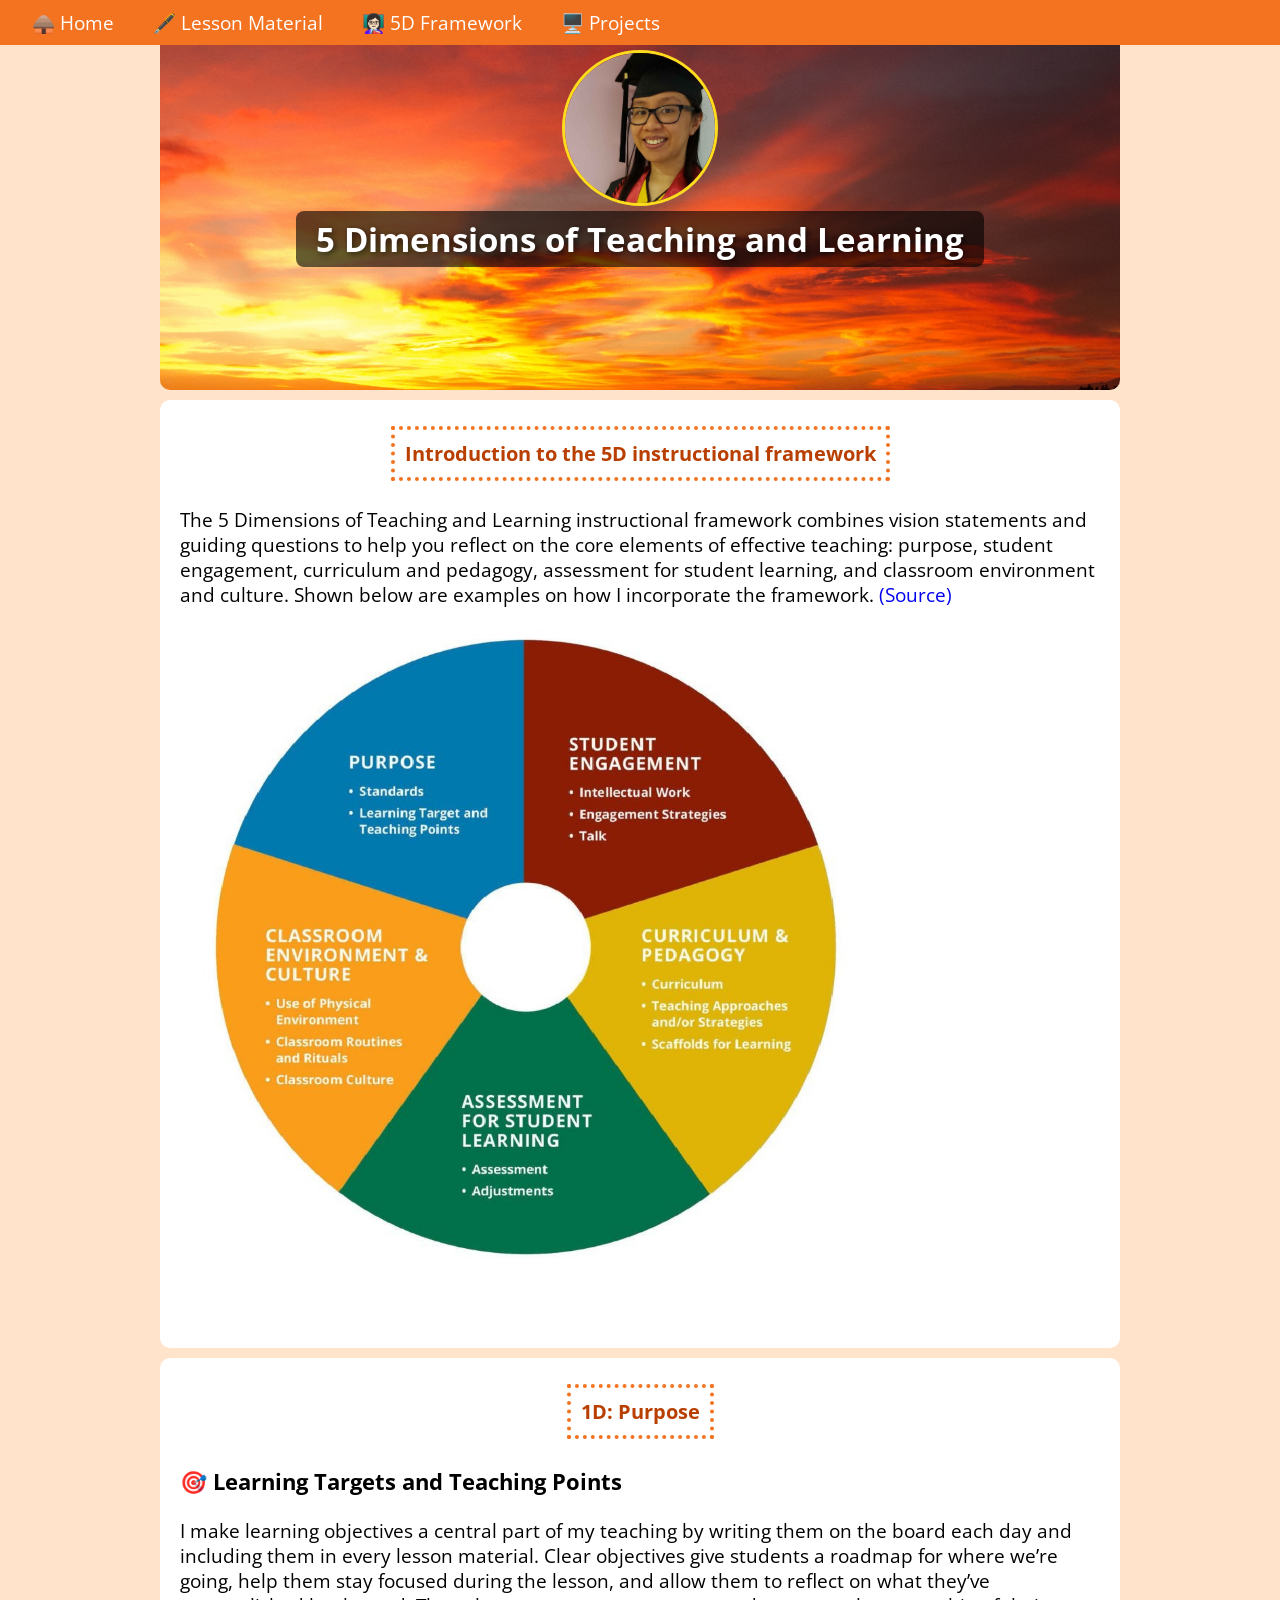
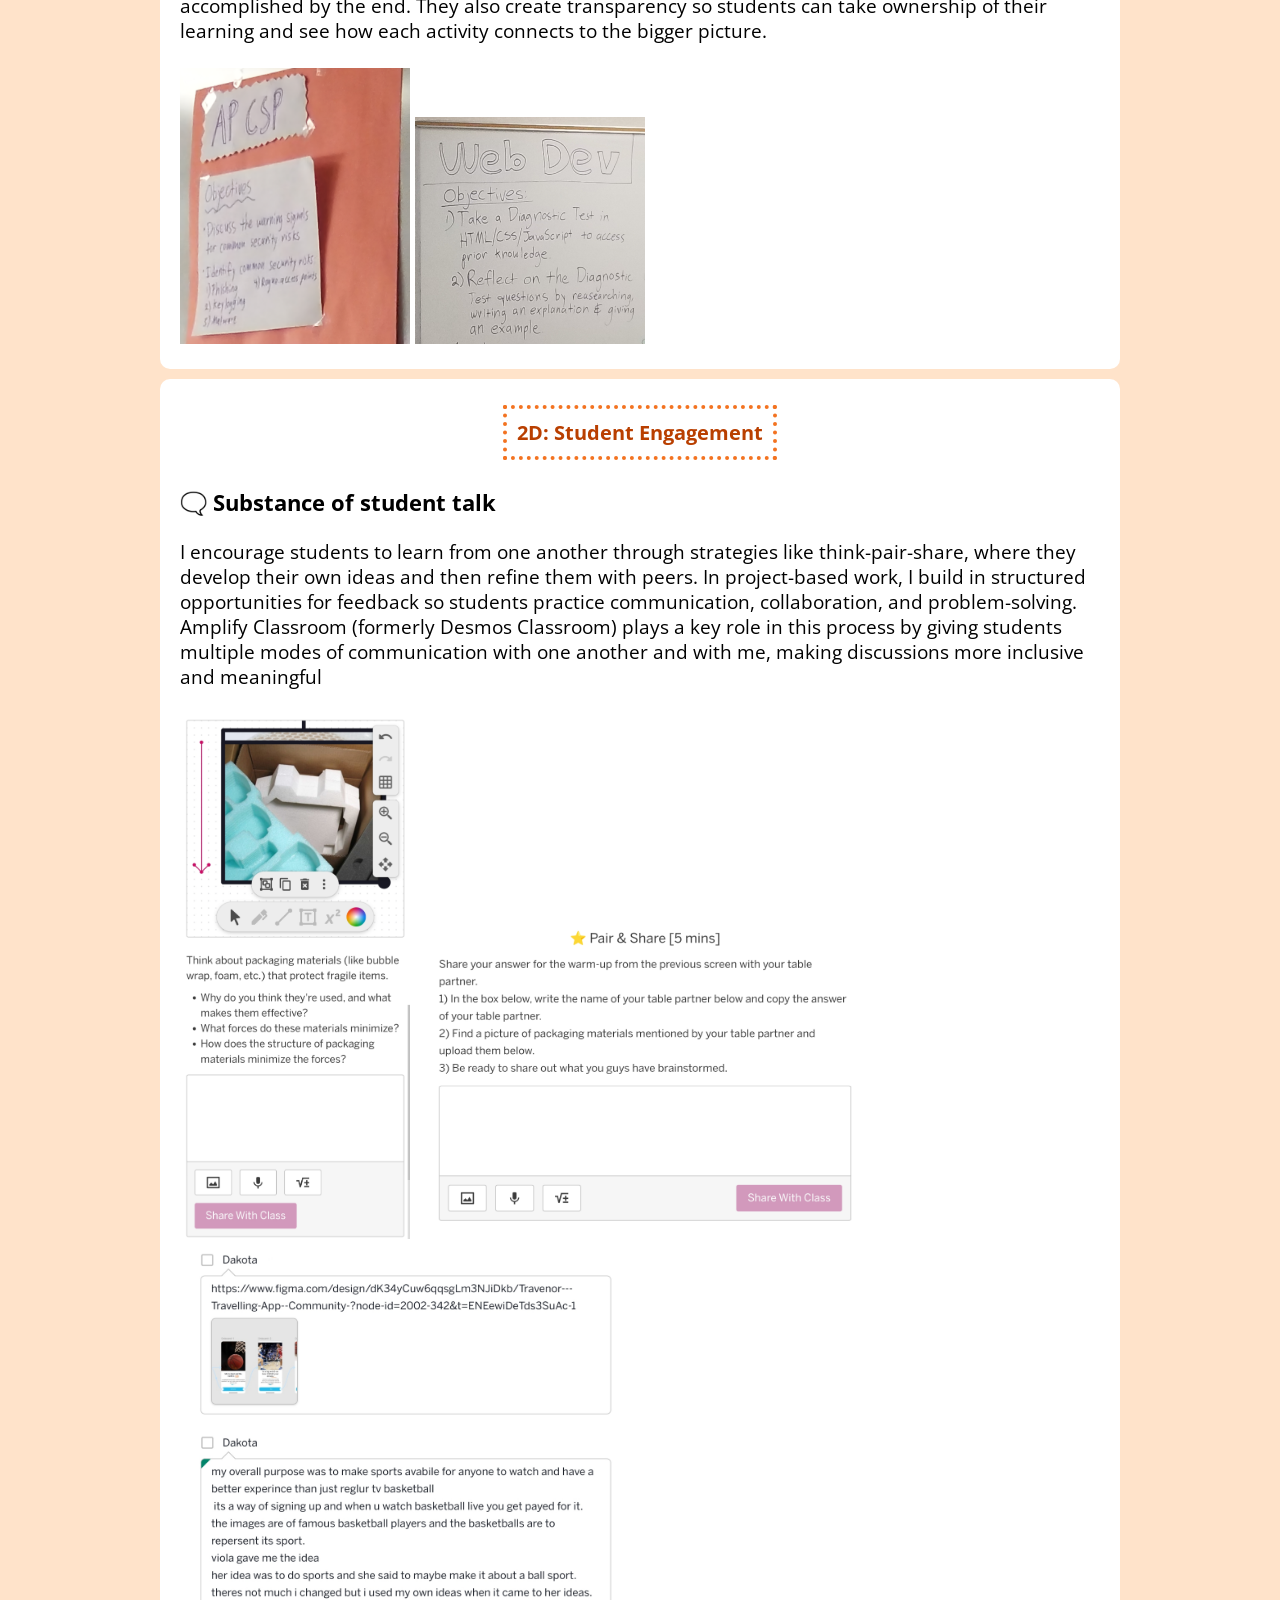
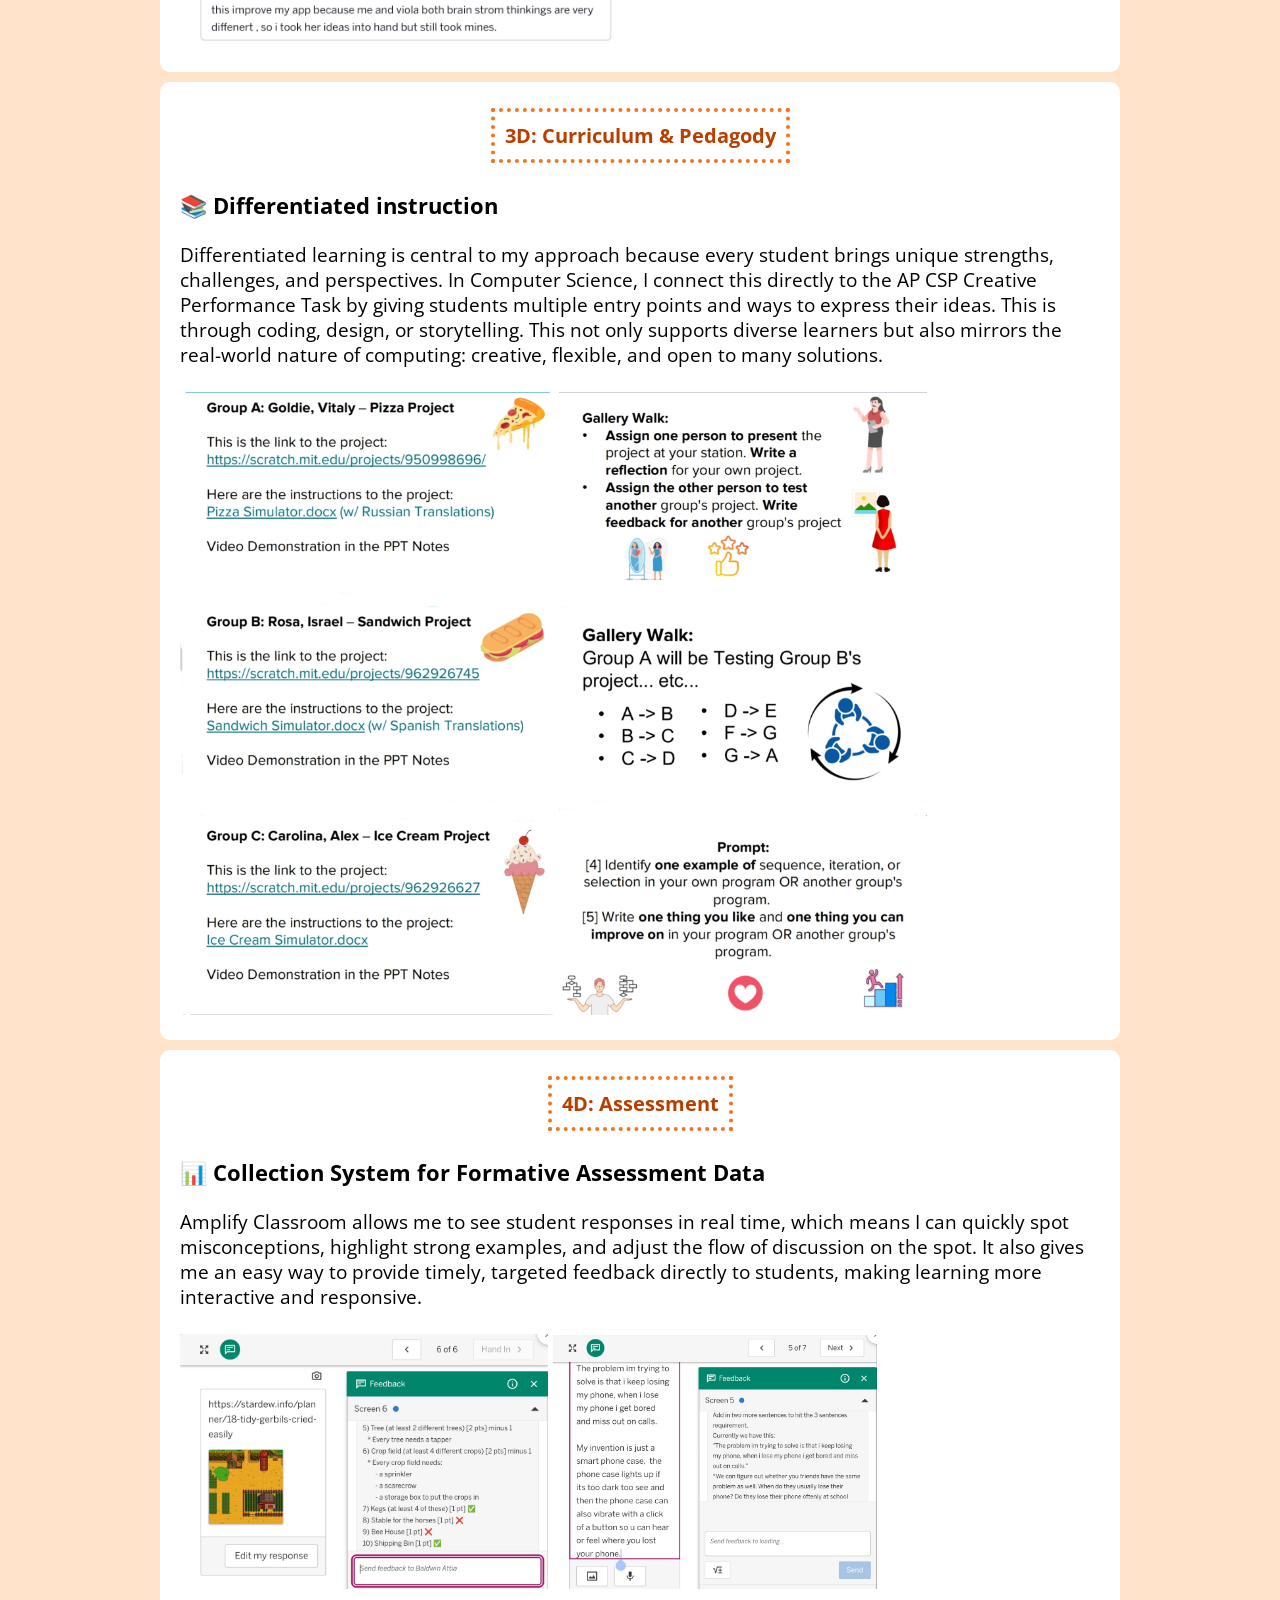
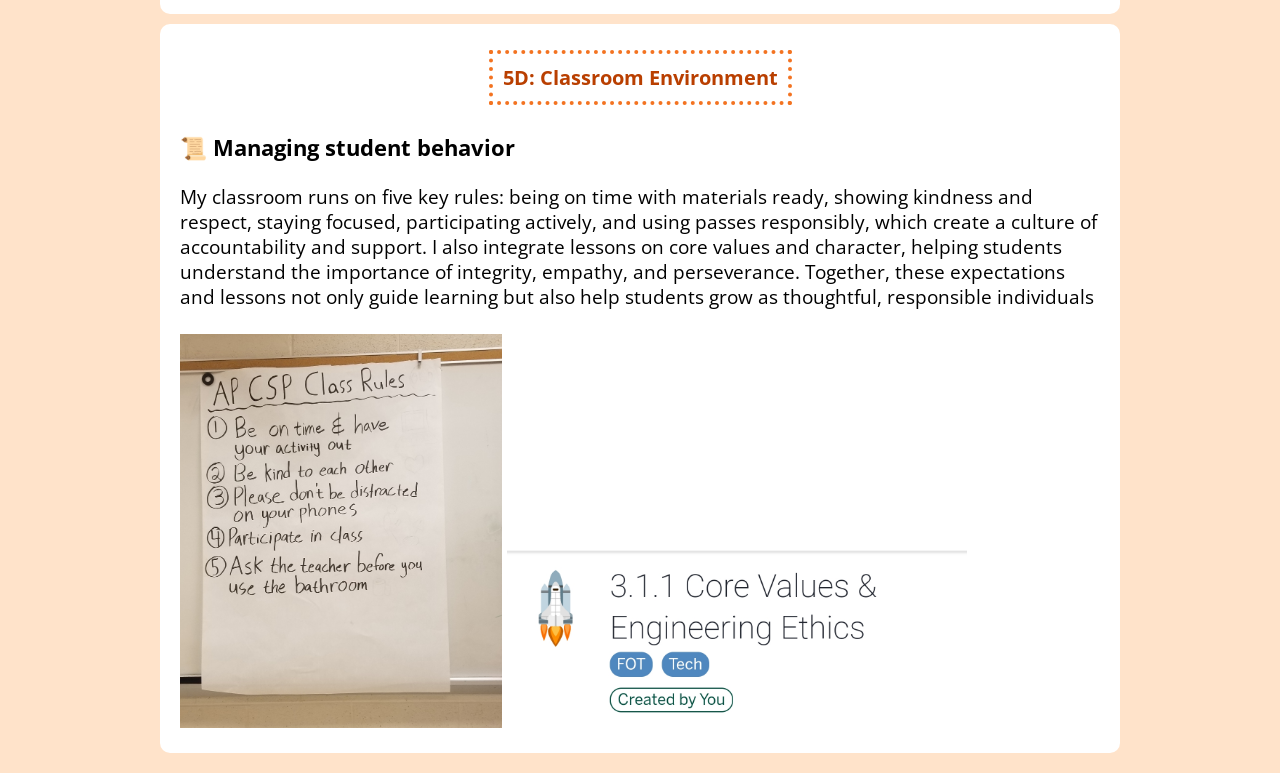
<file: 5D-framework.html>
<!doctype html>
<html>
  <head>
    <meta name="viewport" content="width=device-width, initial-scale=1.0" />
    <link rel="icon" href="favicon.ico">
    
    <title>Portfolio</title>
    <link href="https://fonts.googleapis.com/css?family=Handlee" rel="stylesheet" />
    <link rel="stylesheet" href="style.css" />
    <link rel="preconnect" href="https://fonts.googleapis.com">
    <link rel="preconnect" href="https://fonts.gstatic.com" crossorigin>
    <link
        href="https://fonts.googleapis.com/css2?family=Merriweather:wght@400;700&family=Open+Sans:wght@400;700&display=swap"
        rel="stylesheet">
  </head>

  <body>
    <nav class="navbar">
      <button class="nav-toggle" onclick="toggleMenu()">☰</button>
      <div class="nav-links">
        <button class="nav-close" onclick="toggleMenu()">✖</button>
        <a href="index.html">🛖 Home</a>
        <a href="materials.html">🖋️ Lesson Material</a>
        <a href="5D-framework.html">👩🏻‍🏫 5D Framework</a>
        <a href="projects.html">🖥️ Projects</a>
      </div>
    </nav>

    <main>
      <header id="header" class="section">
        <img
          alt=""
          class="img-circle"
          src="profile.jpg"
          onerror="this.style.display='none'"
        />
        <br />
        <p>5 Dimensions of Teaching and Learning</p>
      </header>

      <section class="section">
        <h1><span>Introduction to the 5D instructional framework</span></h1>

        <p>
          The 5 Dimensions of Teaching and Learning instructional framework
          combines vision statements and guiding questions to help you reflect
          on the core elements of effective teaching: purpose, student
          engagement, curriculum and pedagogy, assessment for student learning,
          and classroom environment and culture. Shown below are examples on how
          I incorporate the framework.
          <a
            href="https://k-12leadership.org/tools/5-dimensions-of-teaching-and-learning/"
            target="_blank"
            >(Source)</a
          >
        </p>

        <div class="image-container">
          <img
            src="5D-framework.jpg"
            alt="5D Framework"
            onerror="this.src='https://k-12leadership.org/wp-content/uploads/2021/03/5D-framework-just-visual-999x1024.jpg'"
            style="width: 75%; height: auto"
          />
        </div>

        <h3></h3>
        <p></p>
      </section>

      <section class="section">
        <h1><span>1D: Purpose</span></h1>
        <h3>🎯 Learning Targets and Teaching Points</h3>
        <p>
          I make learning objectives a central part of my teaching by writing
          them on the board each day and including them in every lesson
          material. Clear objectives give students a roadmap for where we’re
          going, help them stay focused during the lesson, and allow them to
          reflect on what they’ve accomplished by the end. They also create
          transparency so students can take ownership of their learning and see
          how each activity connects to the bigger picture.
        </p>
        <br />

        <img
          src="apcsp-obj.png"
          class="image-with-border"
          style="width: 25%; height: auto"
        />
        <img
          src="web-obj.jpg"
          class="image-with-border"
          style="width: 25%; height: auto"
        />
      </section>

      <section class="section">
        <h1><span>2D: Student Engagement</span></h1>
        <h3>🗨️ Substance of student talk</h3>
        <p>I encourage students to learn from one another through strategies like think-pair-share, where they develop their own ideas and then refine them with peers. In project-based work, I build in structured opportunities for feedback so students practice communication, collaboration, and problem-solving. Amplify Classroom (formerly Desmos Classroom) plays a key role in this process by giving students multiple modes of communication with one another and with me, making discussions more inclusive and meaningful</p>
        <br />

        <img
          src="warmup.jpg"
          class="image-with-border"
          style="width: 25%; height: auto"
        />
        <img
          src="pair-share.jpg"
          class="image-with-border"
          style="width: 50%; height: auto"
        />
        <img
          src="figma.jpg"
          class="image-with-border"
          style="width: 50%; height: auto"
        />
        
        <img
          src="student-student.jpg"
          class="image-with-border"
          style="width: 50%; height: auto"
        />
        
      </section>
      <section class="section">
        <h1><span>3D: Curriculum & Pedagody</span></h1>
        <h3>📚 Differentiated instruction</h3>
        <p>Differentiated learning is central to my approach because every student brings unique strengths, challenges, and perspectives. In Computer Science, I connect this directly to the AP CSP Creative Performance Task by giving students multiple entry points and ways to express their ideas. This is through coding, design, or storytelling. This not only supports diverse learners but also mirrors the real-world nature of computing: creative, flexible, and open to many solutions.</p>
        <br />

        <img
          src="choose-proj.jpg"
          class="image-with-border"
          style="width: 40.7%; height: auto"
        />
        <img
          src="gallery-walk.jpg"
          class="image-with-border"
          style="width: 40%; height: auto"
        />
      </section>
      <section class="section">
        <h1><span>4D: Assessment</span></h1>
        <h3>📊 Collection System for Formative Assessment Data</h3>
        <p>Amplify Classroom allows me to see student responses in real time, which means I can quickly spot misconceptions, highlight strong examples, and adjust the flow of discussion on the spot. It also gives me an easy way to provide timely, targeted feedback directly to students, making learning more interactive and responsive.</p>
        <br />

        <img
          src="stardew.jpg"
          class="image-with-border"
          style="width: 40%; height: auto"
        />
        <img
          src="inventor.jpg"
          class="image-with-border"
          style="width: 35.2%; height: auto"
        />
      </section>
      <section class="section">
        <h1><span>5D: Classroom Environment</span></h1>
        <h3>📜 Managing student behavior</h3>
        <p>My classroom runs on five key rules: being on time with materials ready, showing kindness and respect, staying focused, participating actively, and using passes responsibly, which create a culture of accountability and support. I also integrate lessons on core values and character, helping students understand the importance of integrity, empathy, and perseverance. Together, these expectations and lessons not only guide learning but also help students grow as thoughtful, responsible individuals</p>
        <br />

        <img
          src="rules.jpg"
          class="image-with-border"
          style="width: 35%; height: auto"
        />
        <img
          src="core.jpg"
          class="image-with-border"
          style="width: 50%; height: auto"
        />
      </section>
    </main>
    <script src="main.js"></script>
  </body>
</html>
</file>
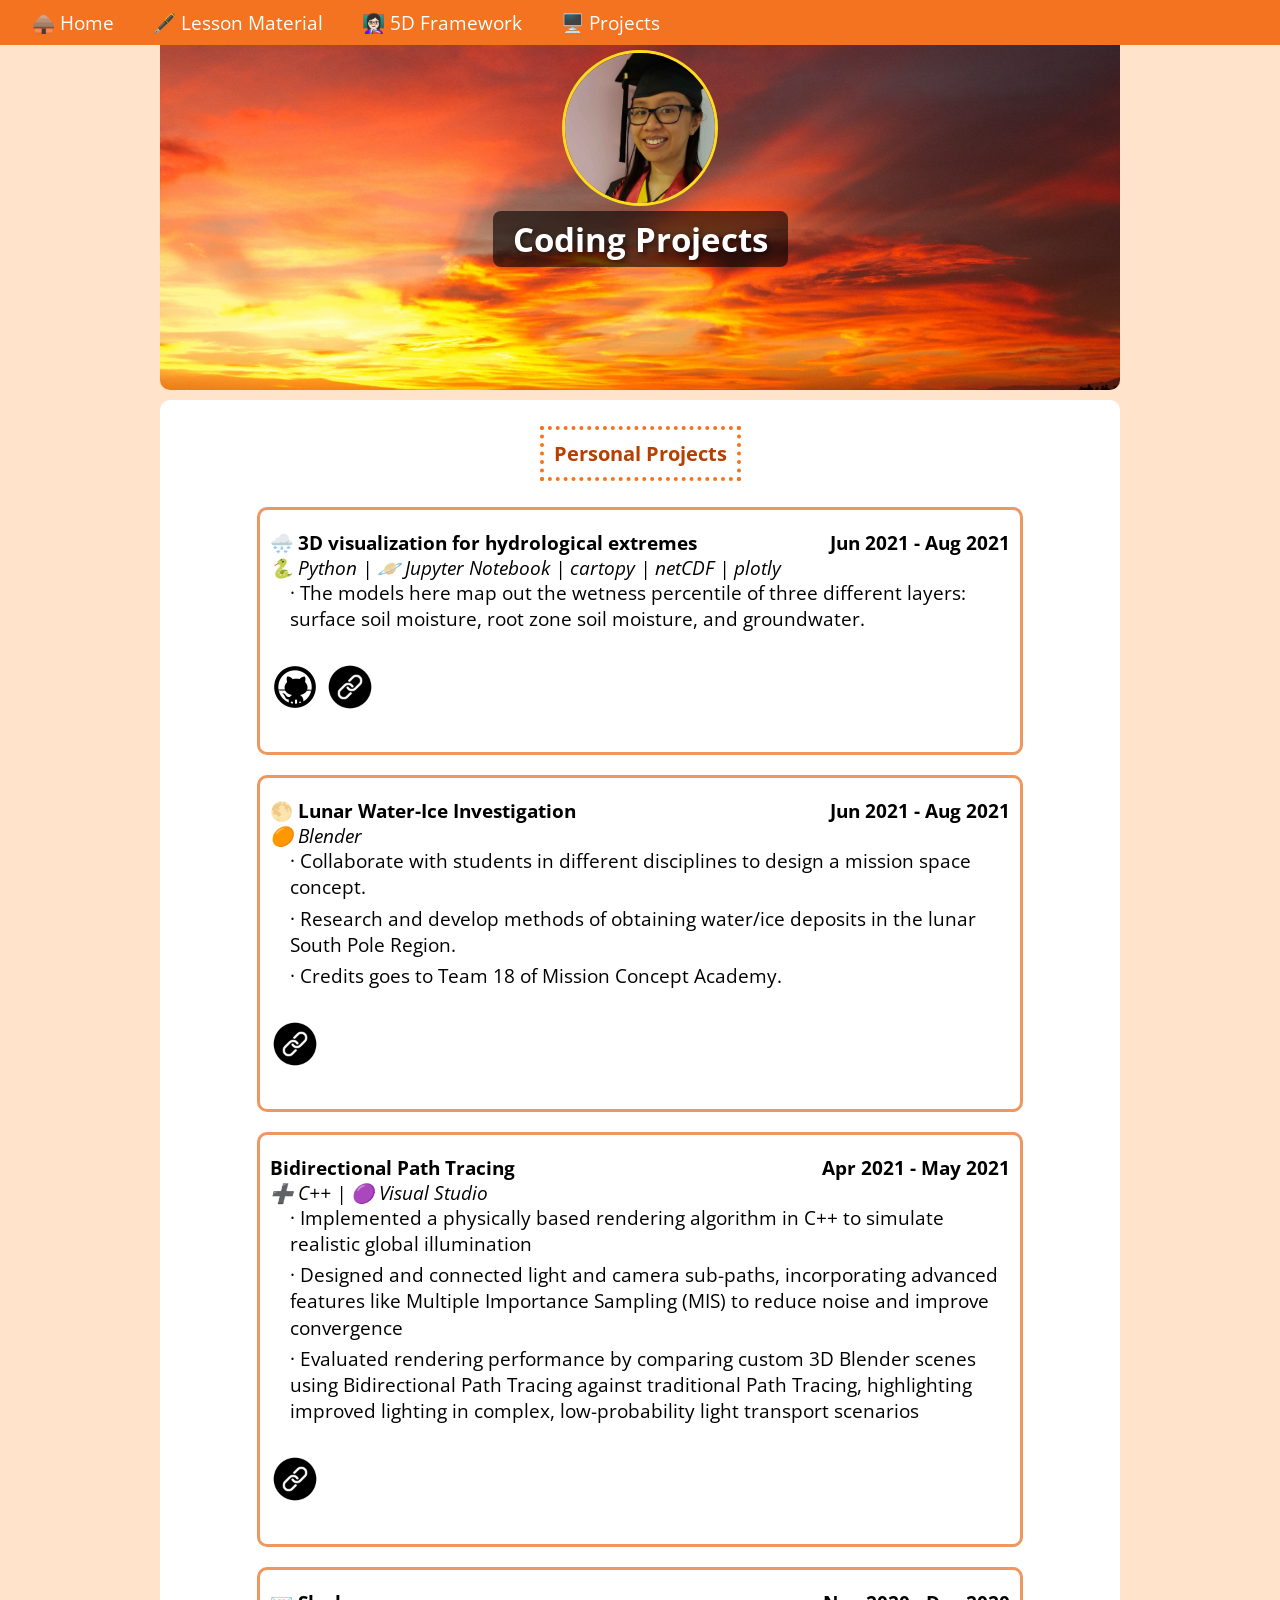
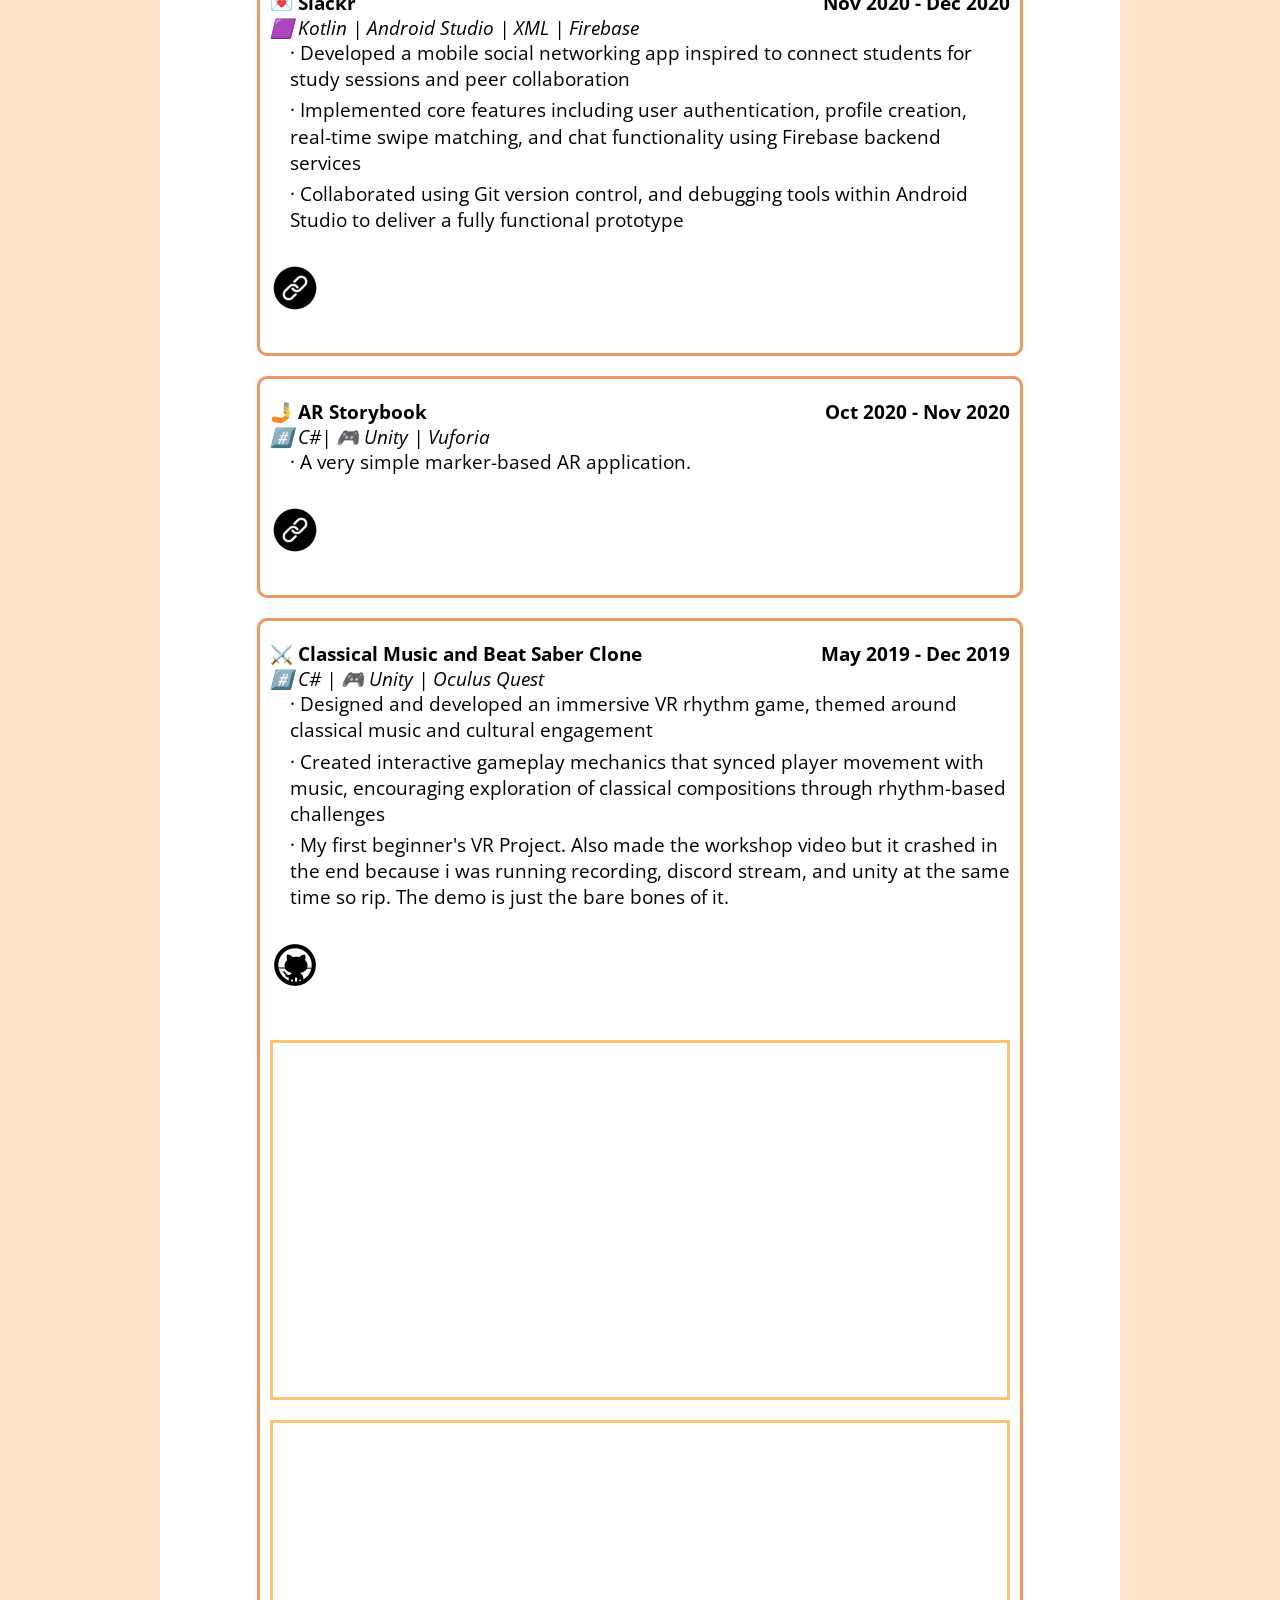
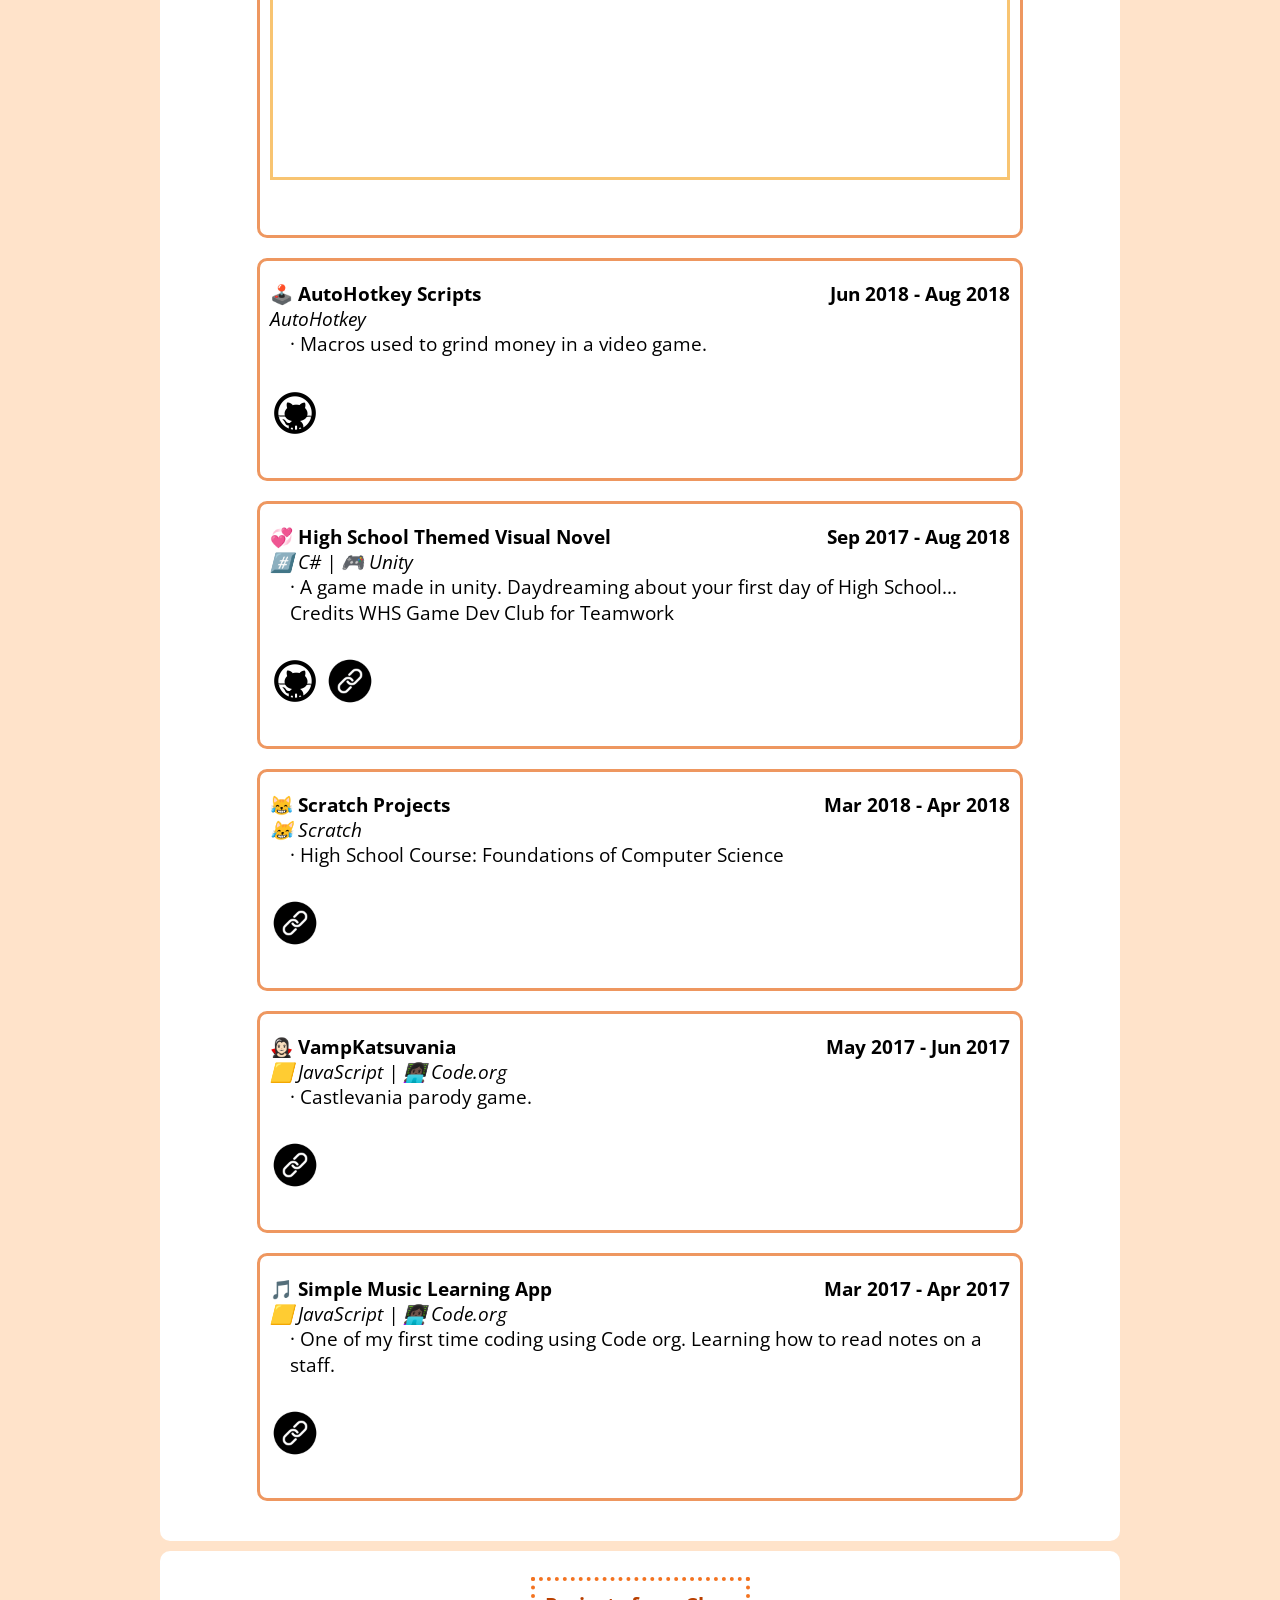
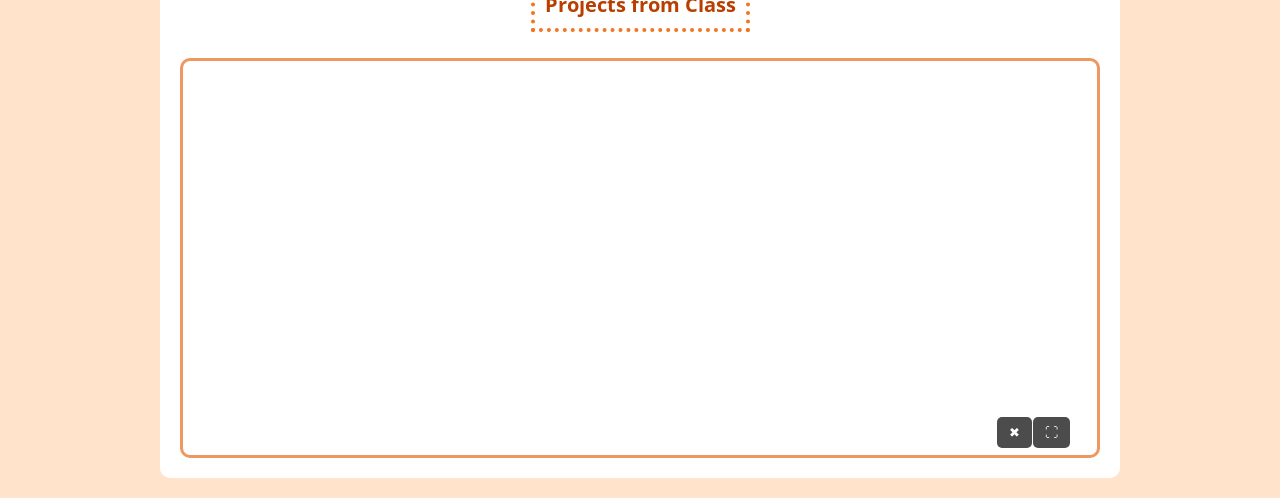
<file: projects.html>
<!DOCTYPE html>
<html>

<head>
    <meta name="viewport" content="width=device-width, initial-scale=1.0" />
    <link rel="icon" href="favicon.ico">

    <title>Portfolio</title>
    <link href="https://fonts.googleapis.com/css?family=Handlee" rel="stylesheet" />
    <link rel="stylesheet" href="style.css" />
    <link rel="preconnect" href="https://fonts.googleapis.com">
    <link rel="preconnect" href="https://fonts.gstatic.com" crossorigin>
    <link
        href="https://fonts.googleapis.com/css2?family=Merriweather:wght@400;700&family=Open+Sans:wght@400;700&display=swap"
        rel="stylesheet">
</head>

<body>
    <div class="navbar">
        <button class="nav-toggle" onclick="toggleMenu()">☰</button>
        <div class="nav-links">
            <button class="nav-close" onclick="toggleMenu()">✖</button>
            <a href="index.html">🛖 Home</a>
            <a href="materials.html">🖋️ Lesson Material</a>
            <a href="5D-framework.html">👩🏻‍🏫 5D Framework</a>
            <a href="projects.html">🖥️ Projects</a>
        </div>
    </div>

    <div id="header" class="section">
        <img alt="" class="img-circle" src="profile.jpg" onerror="this.style.display='none'">
        <br>
        <p>
            Coding Projects
        </p>
    </div>
    <div class="section">
        <h1><span>Personal Projects</span></h1>

        <dl>
            <div class="project-box">
                <dt>
                    <div style="display: flex; justify-content: space-between; position: relative; z-index: 2;">
                        <strong>🌨️ 3D visualization for hydrological extremes</strong>
                        <strong>Jun 2021 - Aug 2021</strong>
                    </div>
                    <div style="display: flex; justify-content: space-between; position: relative; z-index: 2;">
                        <i>🐍 Python | 🪐 Jupyter Notebook | cartopy | netCDF | plotly</i>
                    </div>
                </dt>
                <dd style="position: relative; z-index: 2;">
                    · The models here map out the wetness percentile of three different layers: surface soil moisture, root
                    zone soil moisture, and groundwater.
                </dd>
                <br>
                <a href="https://github.com/PurePureMilk/Map-Visual" style="position: relative; z-index: 2;">
                    <img alt="🐱" src="github.png" width="50" height="50" onerror="this.src=
        'https://www.iconsdb.com/icons/preview/purple/github-9-xxl.png'
    " />
                </a>
                <a href="https://purepuremilk.github.io/Map-Visual/" style="position: relative; z-index: 2;">
                    <img alt="🔗" src="link.png" width="50" height="50" onerror="this.src=
        'https://upload.wikimedia.org/wikipedia/commons/5/56/Chain_link_icon_slanted.png'
    " />
                </a>
                <br><br>
            </div>

            <div class="project-box">
                <dt>
                    <div style="display: flex; justify-content: space-between">
                        <strong>🌕 Lunar Water-Ice Investigation</strong>
                        <strong>Jun 2021 - Aug 2021</strong>
                    </div>
                    <div style="display: flex; justify-content: space-between">
                        <i>🟠 Blender</i>
                    </div>
                </dt>
                <dd>· Collaborate with students in different disciplines to design a mission space concept.</dd>
                <dd>· Research and develop methods of obtaining water/ice deposits in the lunar South Pole Region.</dd>
                <dd>· Credits goes to Team 18 of Mission Concept Academy.</dd>
                <br>
                <a href="https://docs.google.com/presentation/d/e/2PACX-1vShM2noRRqdSsZNfqh4ADFNjdZ8AylokqE5GERzbzb2A5DX8nDbxGYUXAkBlKOOgQ/pub?start=false&loop=false&delayms=3000">
                    <img alt="🔗" src="link.png" width="50" height="50" onerror="this.src=
                        'https://upload.wikimedia.org/wikipedia/commons/5/56/Chain_link_icon_slanted.png'
                " />
                </a>
                <br><br>
            </div>

            <div class="project-box">
                <dt>
                    <div style="display: flex; justify-content: space-between">
                        <strong>Bidirectional Path Tracing</strong>
                        <strong>Apr 2021 - May 2021</strong>
                    </div>
                    <div style="display: flex; justify-content: space-between">
                        <i>➕ C++ | 🟣 Visual Studio</i>
                    </div>
                </dt>
                <dd>· Implemented a physically based rendering algorithm in C++ to simulate realistic global illumination
                </dd>
                <dd>· Designed and connected light and camera sub-paths, incorporating advanced features like Multiple
                    Importance Sampling (MIS) to reduce noise and improve convergence</dd>
                <dd>· Evaluated rendering performance by comparing custom 3D Blender scenes using Bidirectional Path Tracing
                    against traditional Path Tracing, highlighting improved lighting in complex, low-probability light
                    transport scenarios</dd>
                <br>
                <a href="https://drive.google.com/file/d/1AIR_xNa12AXEGi0luVvQjQ9hqx_ZrZat/view?pli=1">
                    <img alt="🔗" src="link.png" width="50" height="50" onerror="this.src=
                        'https://upload.wikimedia.org/wikipedia/commons/5/56/Chain_link_icon_slanted.png'
                " />
                </a>
                <br><br>
            </div>

            <div class="project-box">
                <dt>
                    <div style="display: flex; justify-content: space-between">
                        <strong>💌 Slackr</strong>
                        <strong>Nov 2020 - Dec 2020</strong>
                    </div>
                    <div style="display: flex; justify-content: space-between">
                        <i>🟪 Kotlin | Android Studio | XML | Firebase</i>
                    </div>
                </dt>
                <dd>· Developed a mobile social networking app inspired to connect students for study sessions and peer
                    collaboration</dd>
                <dd>· Implemented core features including user authentication, profile creation, real-time swipe matching,
                    and chat functionality using Firebase backend services</dd>
                <dd>· Collaborated using Git version control, and debugging tools within Android Studio to deliver a fully
                    functional prototype</dd>
                <br>
                <a href="https://drive.google.com/file/d/19q3GfRqYx3vH9pyIv8E9wYEN3c5u1X_d/view">
                    <img alt="🔗" src="link.png" width="50" height="50" onerror="this.src=
                        'https://upload.wikimedia.org/wikipedia/commons/5/56/Chain_link_icon_slanted.png'
                " />
                </a>
                <br><br>
            </div>

            <div class="project-box">
                <dt>
                    <div style="display: flex; justify-content: space-between">
                        <strong>🤳 AR Storybook</strong>
                        <strong>Oct 2020 - Nov 2020</strong>
                    </div>
                    <div style="display: flex; justify-content: space-between">
                        <i>#️⃣ C#| 🎮 Unity | Vuforia</i>
                    </div>
                </dt>
                <dd>· A very simple marker-based AR application. </dd>
                <br>
                <a href="https://devpost.com/software/ar-storybook-computer-science-research">
                    <img alt="🔗" src="link.png" width="50" height="50" onerror="this.src=
                        'https://upload.wikimedia.org/wikipedia/commons/5/56/Chain_link_icon_slanted.png'
                " />
                </a>
                <br><br>
            </div>

            <div class="project-box">
                <dt>
                    <div style="display: flex; justify-content: space-between">
                        <strong>⚔️ Classical Music and Beat Saber Clone</strong>
                        <strong>May 2019 - Dec 2019</strong>
                    </div>
                    <div style="display: flex; justify-content: space-between">
                        <i>#️⃣ C# | 🎮 Unity | Oculus Quest</i>
                    </div>
                </dt>
                <dd>· Designed and developed an immersive VR rhythm game, themed around classical music and cultural
                    engagement</dd>
                <dd>· Created interactive gameplay mechanics that synced player movement with music, encouraging exploration
                    of classical compositions through rhythm-based challenges</dd>
                <dd>· My first beginner's VR Project. Also made the workshop video but it crashed in the end because i was
                    running recording, discord stream, and unity at the same time so rip. The demo is just the bare bones of
                    it.
                </dd>
                <br>
                <a href="https://github.com/PurePureMilk/Classical-Music-Rhythm-Game">
                    <img alt="🐱" src="github.png" width="50" height="50" onerror="this.src=
                        'https://www.iconsdb.com/icons/preview/purple/github-9-xxl.png'
                " />
                </a>
                <br><br>
                <iframe src="https://youtube.com/embed/VedJ4adBwhI" allowfullscreen></iframe>
                <iframe src="https://youtube.com/embed/MCfkHKvXtwc" allowfullscreen></iframe>
                <br>
            </div>

            <div class="project-box">
                <dt>
                    <div style="display: flex; justify-content: space-between">
                        <strong>🕹️ AutoHotkey Scripts</strong>
                        <strong>Jun 2018 - Aug 2018</strong>
                    </div>
                    <div style="display: flex; justify-content: space-between">
                        <i>AutoHotkey</i>
                    </div>
                </dt>
                <dd>· Macros used to grind money in a video game.</dd>
                <br>
                <a href="https://github.com/PurePureMilk/autohotkeyscripts">
                    <img alt="🐱" src="github.png" width="50" height="50" onerror="this.src=
                        'https://www.iconsdb.com/icons/preview/purple/github-9-xxl.png'
                " />
                </a>
                <br><br>
            </div>

            <div class="project-box">
                <dt>
                    <div style="display: flex; justify-content: space-between">
                        <strong>💞 High School Themed Visual Novel</strong>
                        <strong>Sep 2017 - Aug 2018</strong>
                    </div>
                    <div style="display: flex; justify-content: space-between">
                        <i>#️⃣ C# | 🎮 Unity</i>
                    </div>
                </dt>
                <dd>· A game made in unity. Daydreaming about your first day of High School... Credits WHS Game Dev Club for
                    Teamwork</dd>
                <br>
                <a href="https://github.com/PurePureMilk/SevenSinsofSchoolSimulator">
                    <img alt="🐱" src="github.png" width="50" height="50" onerror="this.src=
                        'https://www.iconsdb.com/icons/preview/purple/github-9-xxl.png'
                " />
                </a>
                <a href="https://simmer.io/@PurePureMilk/seven-sins">
                    <img alt="🔗" src="link.png" width="50" height="50" onerror="this.src=
                        'https://upload.wikimedia.org/wikipedia/commons/5/56/Chain_link_icon_slanted.png'
                " />
                </a>
                <br><br>
            </div>

            <div class="project-box">
                <dt>
                    <div style="display: flex; justify-content: space-between">
                        <strong>😹 Scratch Projects</strong>
                        <strong>Mar 2018 - Apr 2018</strong>
                    </div>
                    <div style="display: flex; justify-content: space-between">
                        <i>😹 Scratch</i>
                    </div>
                </dt>
                <dd>· High School Course: Foundations of Computer Science</dd>
                <br>
                <a href="https://scratch.mit.edu/users/PurePureMilk/projects/">
                    <img alt="🔗" src="link.png" width="50" height="50" onerror="this.src=
                        'https://upload.wikimedia.org/wikipedia/commons/5/56/Chain_link_icon_slanted.png'
                " />
                </a>
                <br><br>
            </div>

            <div class="project-box">
                <dt>
                    <div style="display: flex; justify-content: space-between">
                        <strong>🧛🏻‍♀️ VampKatsuvania</strong>
                        <strong>May 2017 - Jun 2017</strong>
                    </div>
                    <div style="display: flex; justify-content: space-between">
                        <i>🟨 JavaScript | 👩🏿‍💻 Code.org</i>
                    </div>
                </dt>
                <dd>· Castlevania parody game.</dd>
                <br>
                <a href="https://studio.code.org/projects/gamelab/KnrJQlmGVbyN-zGevSv3Ma1KACFAhLurXN1G2zgq_nI">
                    <img alt="🔗" src="link.png" width="50" height="50" onerror="this.src=
                        'https://upload.wikimedia.org/wikipedia/commons/5/56/Chain_link_icon_slanted.png'
                " />
                </a>
                <br><br>
            </div>

            <div class="project-box">
                <dt>
                    <div style="display: flex; justify-content: space-between">
                        <strong>🎵 Simple Music Learning App</strong>
                        <strong>Mar 2017 - Apr 2017</strong>
                    </div>
                    <div style="display: flex; justify-content: space-between">
                        <i>🟨 JavaScript | 👩🏿‍💻 Code.org</i>
                    </div>
                </dt>
                <dd>· One of my first time coding using Code org. Learning how to read notes on a staff.</dd>
                <br>
                <a href="https://studio.code.org/projects/applab/PA8hAIT9OkfkIciz-HBGwHPLc_enY3KY1ygQ9de7qd4">
                    <img alt="🔗" src="link.png" width="50" height="50" onerror="this.src=
                        'https://upload.wikimedia.org/wikipedia/commons/5/56/Chain_link_icon_slanted.png'
                " />
                </a>
                <br><br>
            </div>
        </dl>
    </div>
    <div class="section">
        <h1><span>Projects from Class</span></h1>
        <div id="docContainer">
            <button id="fullscreenBtn" onclick="openFullscreen()">⛶</button>
            <button id="exitFullscreenBtn" onclick="exitFullscreen()">✖</button>
            <iframe id="docIframe" style="border: 3px solid #ee9760; border-radius: 10px;"
                src="https://docs.google.com/document/d/e/2PACX-1vRzG0-BAb6L4RGzXhf0q_skdWr922lX45rNDMDlfOcePv8aKxMS_Pwl6LvRWBOf4RxuIuqpnsRARO7t/pub?embedded=true">
            </iframe>
        </div>
    </div>
    <script src="main.js"></script>
</body>

</html>
</file>
<file: style.css>
/* Global Reset & Base Styles */
html {
    margin: 0;
    padding: 0;
}

body {
    font-family: 'Open Sans', cursive;
    font-size: 14pt;
    background-color: #ffe3ca; /* NEW: Cleaner, brighter warm white */
    padding: 10px; 
    margin: 0; 
}

p {
    padding: 0;
    margin: 0;
}


/* Utility Classes */
.img-circle {
    width: 150px; 
    height: 150px; 
    border-radius: 50%;
    border: 3px solid #FDDC1D; 
    object-fit: cover; 
}

/* Navigation Bar */
/* Navbar container */
.navbar {
  display: flex;
  align-items: center;
  background-color: #F37321; /* NEW: Your Primary Orange */
  padding: 10px 20px;
  position: fixed;
  top: 0;
  left: 0;
  height: 45px;
  width: 100%;
  box-sizing: border-box;
  z-index: 100;
}

/* Hamburger button */
.nav-toggle {
  display: none;
  font-size: 25pt;
  background: none;
  border: none;
  color: white;
  cursor: pointer;
  margin-right: 15px;
}

/* Desktop nav links */
.nav-links {
  display: flex;
  gap: 15px;
}

.nav-links a {
  color: white;            /* force white text */
  text-decoration: none;
  padding: 8px 12px;
  border-radius: 5px;
}

.nav-links a:visited {
  color: white;            /* fix purple visited links */
}

.nav-links a:hover {
  background-color: #D35400; /* NEW: Slightly darker vibrant orange for hover */
  color: white; 
}

.nav-close {
  display: none;               /* hidden on desktop */
  background: none;
  border: none;
  color: white;
  font-size: 25pt;
  position: absolute;
  top: 15px;
  left: 15px;                  /* inside menu, left-aligned */
  cursor: pointer;
}

/* Mobile menu */
@media (max-width: 640px) {
  
  .nav-toggle {
    display: block;         /* show hamburger */
  }

  .nav-links {
    display: flex;
    flex-direction: column;
    position: fixed;
    top: 0;
    left: -100%;            /* start off-screen left */
    width: 100%;            /* full width of viewport */
    height: 100vh;          /* full height */
    background-color: #F37321; /* NEW: Your Primary Orange */
    padding-top: 80px;
    gap: 10px;
    transition: left 0.3s ease;
    z-index: 90;
    overflow-y: auto; 
  }

  .nav-links.show {
    left: 0;                /* slide in from left */
  }

  .nav-links a {
    font-size: 18pt;
    padding: 20px; 
  }
  .nav-close {
    display: block;            /* show on mobile menu */
  }

/* Prevent body from scrolling */
.no-scroll {
  overflow: hidden;
  height: 100vh; 
}

  .navbar {
    height: 55px; 
  }
  
}
/* Default for desktops */
#header {
    padding: 40px 20px;
    background-image: url("sunset.jpg"); 
    background-size: cover;
    background-position: center;
    background-repeat: no-repeat;
    height: 300px; 
    z-index: 1;
}


/* Phones */
@media (max-width: 640px) {
    #header {
        height: 250px; 
        padding: 50px 10px; 
    }
}


/* Header overlay for better contrast */
#header::before {
    content: "";
    position: absolute;
    inset: 0; /* Covers the entire element */
    background: rgba(0, 0, 0, 0.0); /* semi-transparent overlay */
    z-index: 0; /* Behind the content */
    border-radius: inherit; /* Inherit border-radius if header has one */
}



#header p {
  font-size: 25pt;
  padding: 5px 20px;
  font-weight: bold;
  text-align: center;
  text-shadow: 2px 2px 6px rgba(0, 0, 0, 0.6);
  background-color: rgba(0, 0, 0, 0.6);
  border-radius: 8px;
  color: white;
  display: inline-block;
  margin: 0 auto;
  position: relative; 
  z-index: 2; 
}


#header {
    text-align: center;
}

/* General Section Styling */
.section {
    background-color: #fff;
    margin-bottom: 10px;
    border-radius: 10px;
}

.section h1 {
  font-size: 15pt;
  color: #B93F00; /* NEW: Deep Mahogany Orange - Dark, rich, not muddy */
  text-align: center;
  padding: 20px 0;
  margin: 0 0 20px 0;
  position: relative; 
  z-index: 2; 
}

.section p {
    position: relative;
    z-index: 1; 
}

/*dotted borders*/
.section h1 span {
    border: 4px dotted #F37321; /* NEW: Your Primary Orange */
    padding: 10px;
}

/* Specific Content Styles */
.code-snippet {
    display: inline-block; 
    font-family: "Courier New", monospace;
    font-size: 1.0em; 
    color: #B93F00; /* NEW: Deep Mahogany Orange */
    background-color: #f4f4f4;
    padding: 5px 10px;
    border-radius: 5px;
    border: 1px solid #ddd;
    box-shadow: 2px 2px 6px rgba(0, 0, 0, 0.1);
    margin-top: 5px; 
    margin-bottom: 5px; 
}

.quote {
    font-style: italic;
    color: #2c3e50;
    font-size: 1.0em; 
    margin-top: 10px;
    text-align: left;
}

.project-box {
  border: 3px solid #ee9760; 
  border-radius: 10px;
  padding: 10px;
  margin: 20px auto; 
  margin-left: 77px; 
  margin-right: 77px; 
}

/* Experience / Education List Styles */
dl {
    padding-left: 0px; 
}

dt {
    margin-top: 10px; 
}

dd {
    margin-left: 20px; 
    margin-bottom: 5px; 
    line-height: 1.4; 
}

/* Style for the floated span within dt */
dt span {
    float: right;
    font-weight: normal; 
}

.section {
        padding: 20px;
        margin-left: 150px;
        margin-right: 150px;
}



/* Programming/Dev/Creative Tools List Styles */
/* (Uses general dl/dd styles above) */


/* Media Section */
iframe,
audio { /* Grouped selector */
    display: block;
    margin: 20px auto; 
    border: 3px solid #F8C471; /* NEW: Clean, light golden-orange */
    width: 100%; 
    box-sizing: border-box; 
    height: 360px;
}

/* Contacts Section */
#contacts {
    text-align: center;
    padding-bottom: 20px; 
}

#contacts h1 { /* Inherits .section h1 styles */
    margin-bottom: 20px; 
}

#contacts div {
    margin-bottom: 15px; 
}

#contacts a {
    text-decoration: none;
    display: inline-block; 
    margin-left: 7px;
    margin-right: 7px;
}

#contacts img {
    height: 50px;
    width: 50px;
    vertical-align: middle; 
}

#contacts img:hover {
    opacity: 0.8;
}

#contacts p {
    font-size: 12pt; 
    color: #555; 
}


/* Copyright Footer */
.copyright {
    font-size: 14pt; 
    text-align: center;
    padding-top: 10px;
    padding-bottom: 50px;
    color: grey;
}

/* --- Media Queries --- */
@media screen and (max-width: 1140px) { 
    .section {
        padding: 15px;
        margin-left: 0;
        margin-right: 0;
    }
    #header {
        margin-top: 35px; 
    }
    dt span { 
            float: none;
            display: block;
        font-size: 0.9em;
        margin-top: 3px;
        }

        .project-box {
  border: 3px solid #F8C471; /* NEW: Clean, light golden-orange */
  border-radius: 10px;
  padding: 10px;
  margin: 20px auto; 

}
#header img.img-circle { 
    display: block;
    width: 210px; 
    height: 210px; 
    margin: auto; 
    border: 3px solid #ffe91e; /* NEW: Clean, light golden-orange */
}
}

/* Styles for Tablets/Desktops */
@media screen and (min-width: 1140px) { 


}


a {
    text-decoration: none;
}


/* --- Styles for Two-Column Layout --- */

.two-column-container {
    display: flex; 
    justify-content: space-between; 
    gap: 20px; 
    margin-top: 20px; 
    flex-wrap: wrap; 
}

.column {
    flex: 1; 
    min-width: 250px; 
    padding: 15px;
}

.column h2 {
        margin-top: 0; 
}

.column ul {
    list-style: none; 
    padding-left: 0; 
}

.column li {
    margin-bottom: 8px; 
}

/* --- Optional: Responsive Styling --- */
/* If the screen is too small, stack the columns */
@media (max-width: 640px) { 
    .two-column-container {
        flex-direction: column; 
    }
    .column {
            min-width: 100%; 
    }
    
    #header img.img-circle { 
    display: block;
    width: 160px; 
    height: 160px; 
    margin: auto; 
    border: 3px solid #ffe91e; /* NEW: Clean, light golden-orange */
}
}


#docContainer {
    width: 100%;
    height: 400px;
    position: relative;
    display: flex;
    justify-content: center;
    align-items: center;
}

#docIframe {
    width: 1000px;
    height: 100%;
    border: none;
    display: flex;
    justify-content: center;
    align-items: center;
}

#fullscreenBtn {
    position: absolute;
    bottom: 10px;
    right: 30px;
    z-index: 10;
    padding: 8px 12px;
    background-color: rgba(0, 0, 0, 0.7);
    color: white;
    border: none;
    border-radius: 5px;
    cursor: pointer;
}

#exitFullscreenBtn {
    position: absolute;
    bottom: 10px;
    right: 68px;
    z-index: 10;
    padding: 8px 12px;
    background-color: rgba(0, 0, 0, 0.7);
    color: white;
    border: none;
    border-radius: 5px;
    cursor: pointer;
}
</file>
